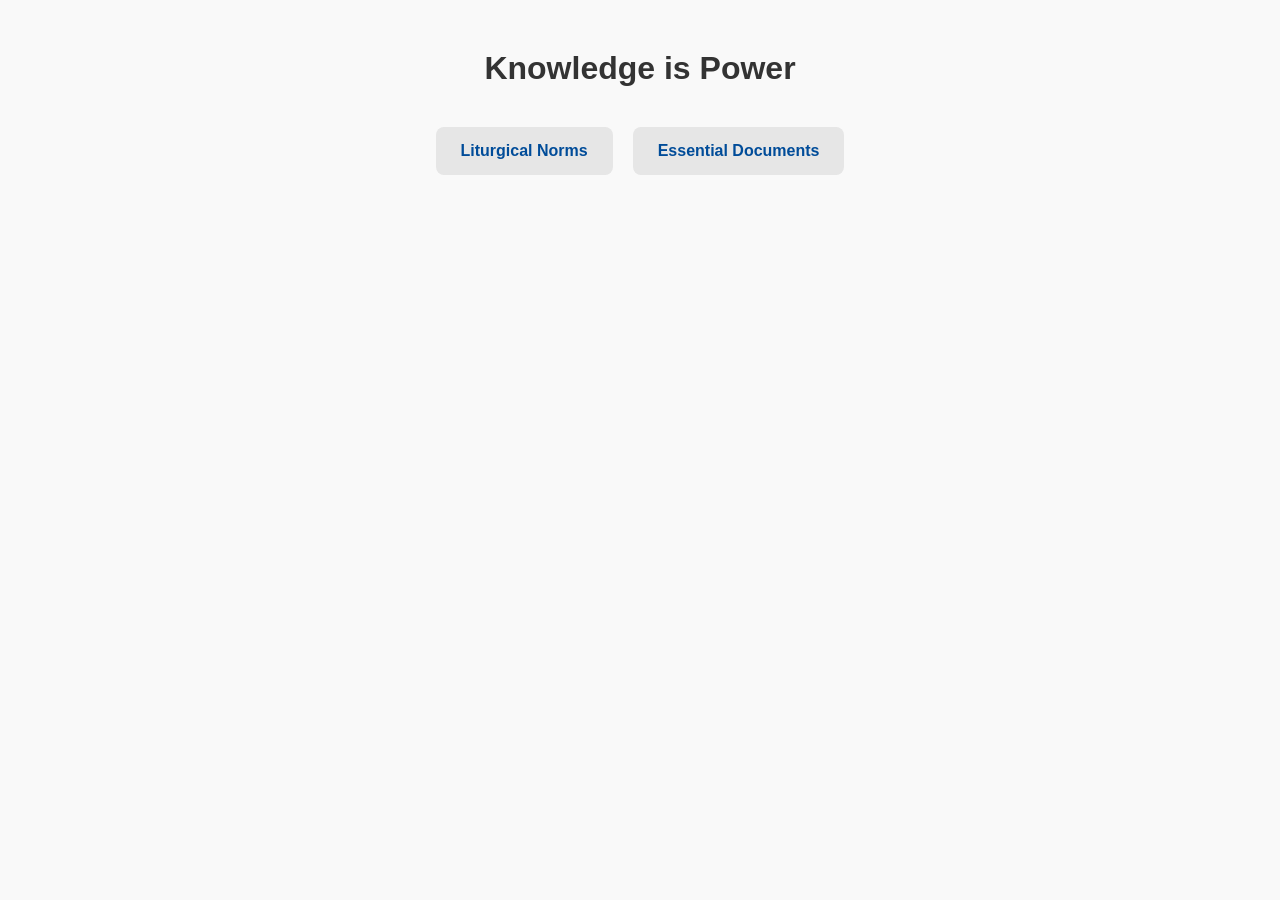
<file: index.html>
<!DOCTYPE html>
<html lang="en">
<head>
  <!-- Google tag (gtag.js) -->
<script async src="https://www.googletagmanager.com/gtag/js?id=G-8XP4CQ8BYZ"></script>
<script>
  window.dataLayer = window.dataLayer || [];
  function gtag(){dataLayer.push(arguments);}
  gtag('js', new Date());

  gtag('config', 'G-8XP4CQ8BYZ');
</script>
  <meta charset="UTF-8">
  <title>Knowledge is Power</title>
  <style>
    body {
      font-family: Arial, sans-serif;
      background-color: #f9f9f9;
      margin: 50px;
      text-align: center;
    }
    h1 {
      color: #333;
      margin-bottom: 40px;
    }
    .main-menu {
      display: flex;
      justify-content: center;
      gap: 20px;
    }
    .menu {
      position: relative;
      background-color: #e6e6e6;
      padding: 15px 25px;
      border-radius: 8px;
      cursor: pointer;
      font-weight: bold;
      color: #004c99;
    }
    .submenu {
      display: none;
      position: absolute;
      top: 100%;
      left: 0;
      background-color: #ffffff;
      border: 1px solid #ccc;
      border-radius: 5px;
      min-width: 200px;
      text-align: left;
      padding: 10px;
      z-index: 100;
    }
    .submenu a {
      display: block;
      padding: 8px;
      text-decoration: none;
      color: #0066cc;
      font-size: 15px;
    }
    .submenu a:hover {
      background-color: #f0f0f0;
    }
    .menu:hover .submenu {
      display: block;
    }
  </style>
</head>
<body>
  <h1>Knowledge is Power</h1>
  <div class="main-menu">
    <!-- Liturgical Norms Menu -->
    <div class="menu">
      Liturgical Norms
      <div class="submenu">
        <a href="Liturgicalnorms.html">Essential Norms</a>
        <a href="flashcards.html">Flashcards</a>
        <a href="allflashcards.html">All Questions</a>
      </div>
    </div>

    <!-- Essential Documents Menu -->
    <div class="menu">
      Essential Documents
      <div class="submenu">
        <!-- Add submenu links here later -->
      </div>
    </div>
  </div>
</body>
</html>
</file>
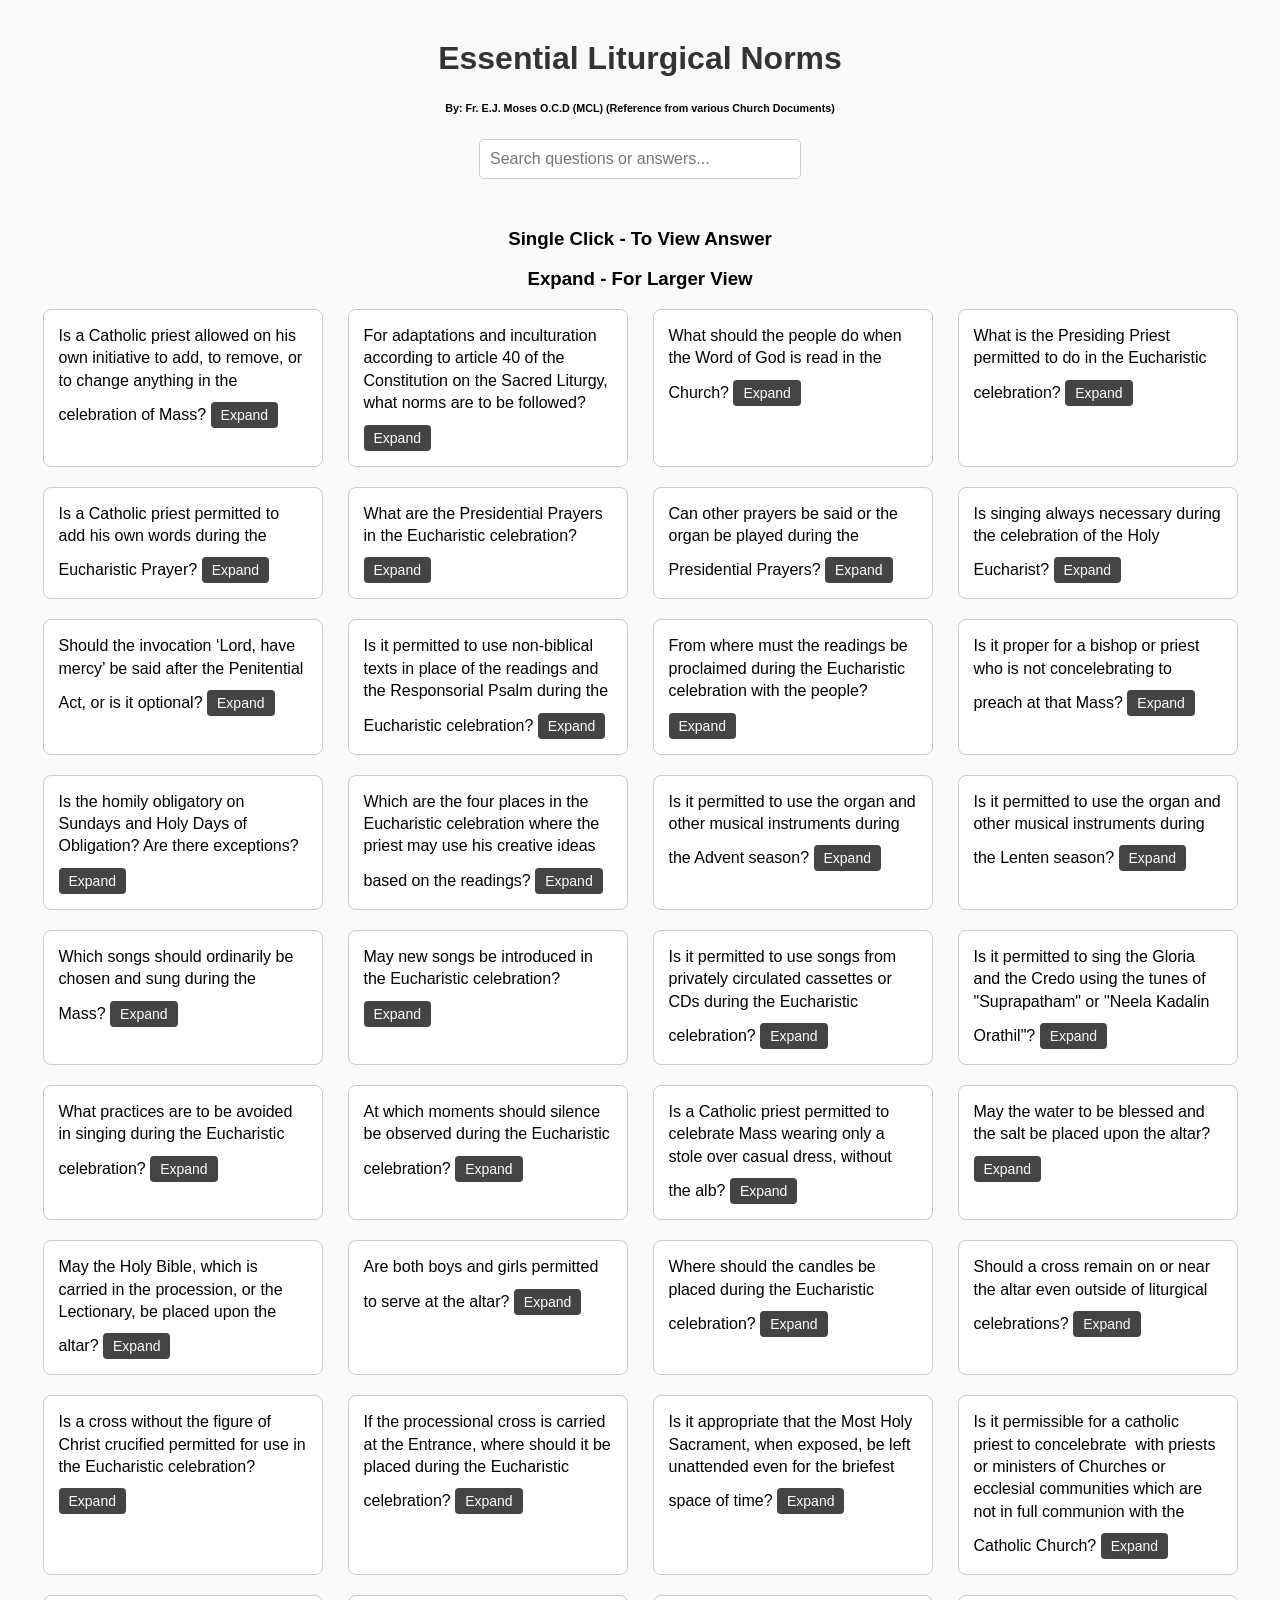
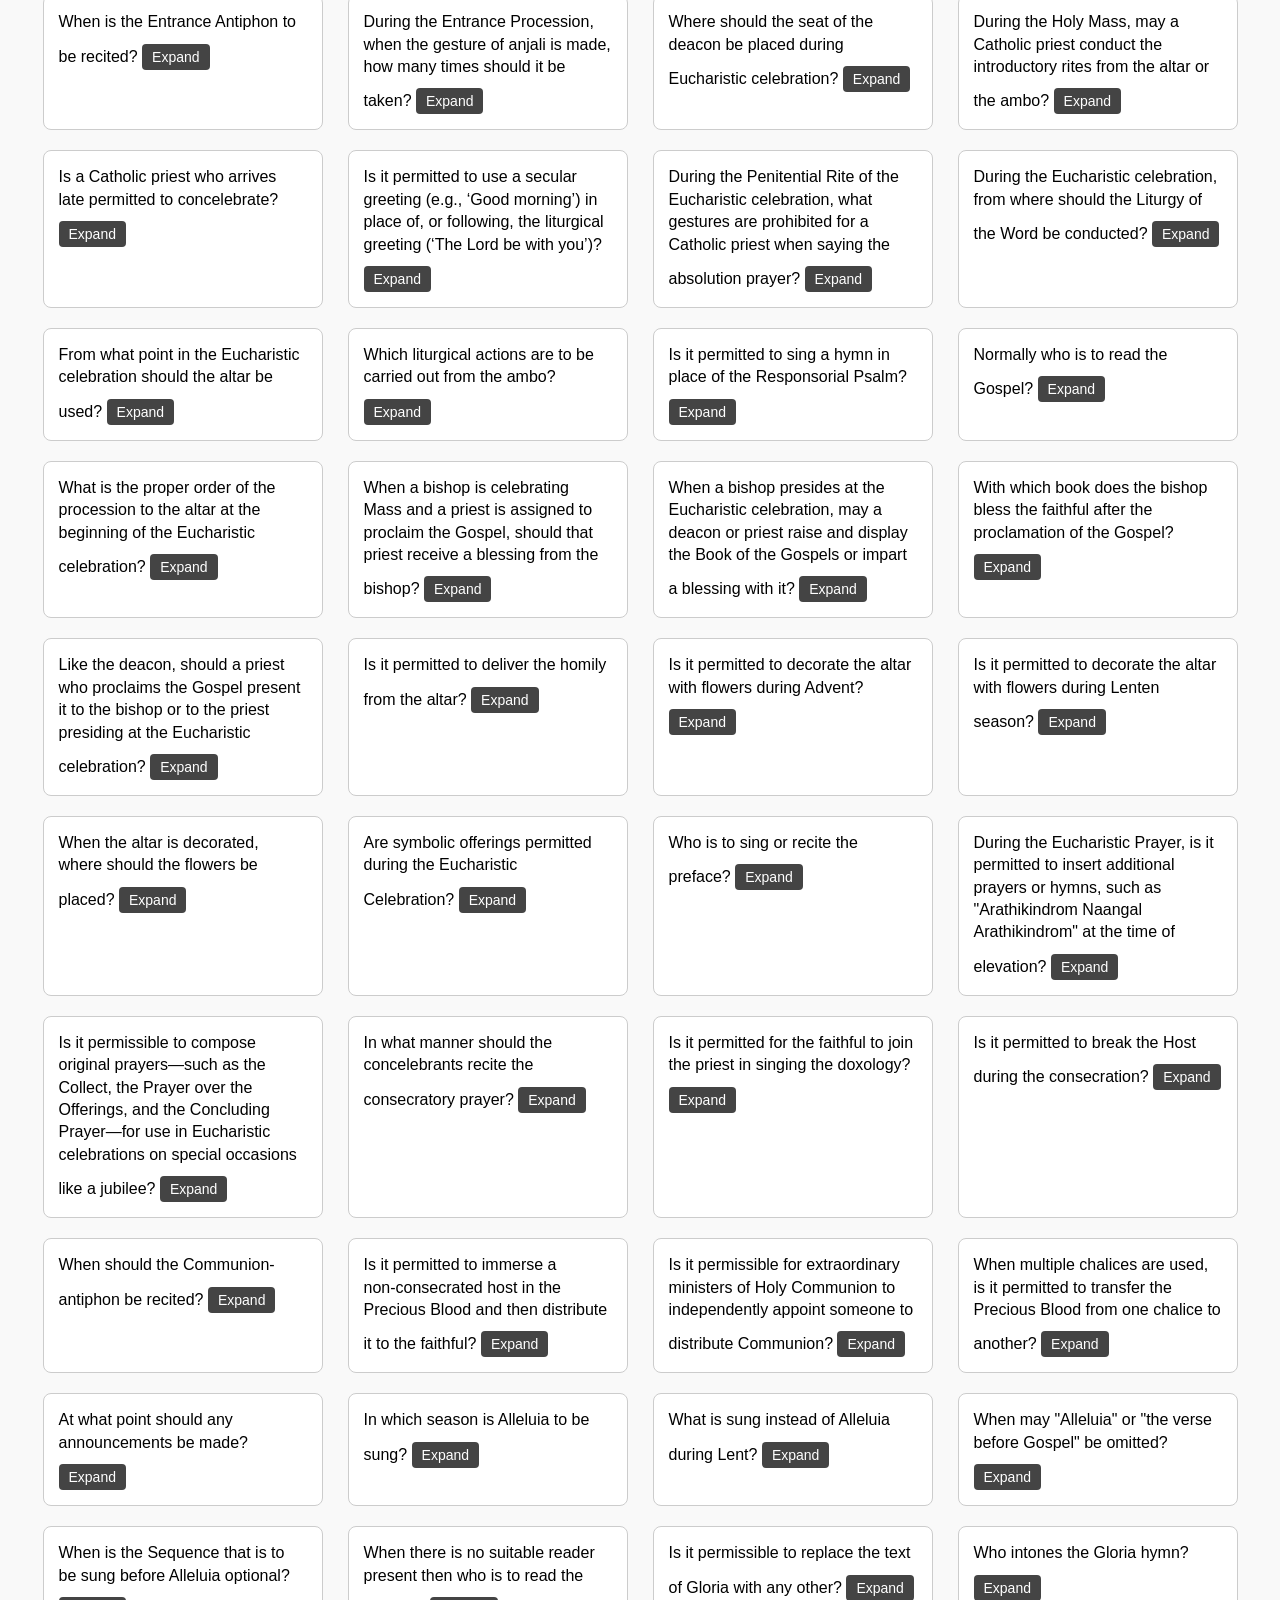
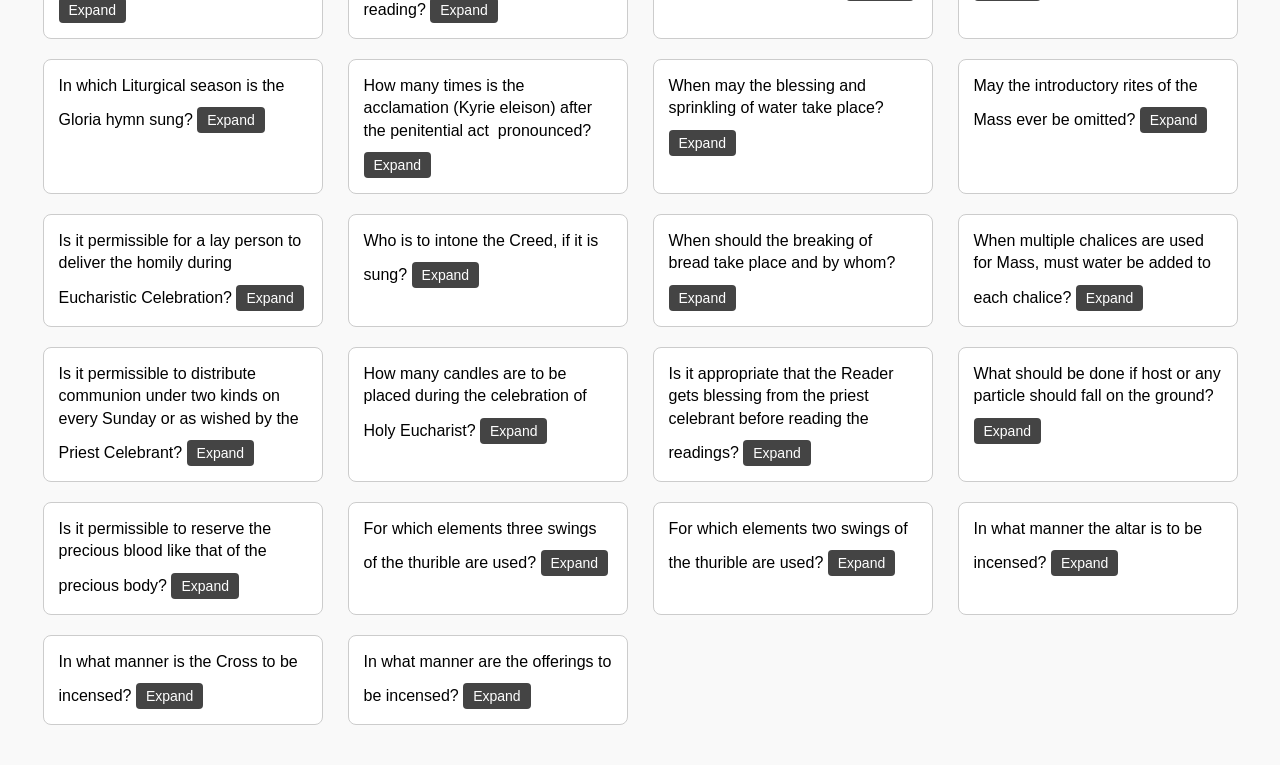
<file: allflashcards.html>
<!DOCTYPE html>
<html lang="en">
<head>
  <!-- Google tag (gtag.js) -->
<script async src="https://www.googletagmanager.com/gtag/js?id=G-8XP4CQ8BYZ"></script>
<script>
  window.dataLayer = window.dataLayer || [];
  function gtag(){dataLayer.push(arguments);}
  gtag('js', new Date());

  gtag('config', 'G-8XP4CQ8BYZ');
</script>
  <meta charset="UTF-8">
  <title>All Flashcards</title>
  <style>
    body {
      font-family: Arial, sans-serif;
      background-color: #f9f9f9;
      text-align: center;
      margin: 40px;
    }
    h1 {
      color: #333;
      margin-bottom: 20px;
    }
    #searchBar {
      width: 300px;
      padding: 10px;
      font-size: 16px;
      margin-bottom: 30px;
      border: 1px solid #ccc;
      border-radius: 5px;
    }
    .flashcard-container {
      display: grid;
      grid-template-columns: repeat(auto-fill, minmax(280px, 1fr));
      gap: 20px;
      justify-items: center;
    }
    .flashcard {
      width: 280px;
      cursor: pointer;
      border: 1px solid #ccc;
      border-radius: 8px;
      background: #fff;
      padding: 15px;
      box-sizing: border-box;
      text-align: left;
    }
    .card-front, .card-back {
      font-size: 16px;
      line-height: 1.4;
      white-space: normal;
      word-break: break-word;
    }
    .card-back {
      display: none; /* hidden until flipped */
      background: #0066cc;
      color: #fff;
      border-radius: 8px;
      padding: 10px;
      margin-top: 10px;
    }
    .flashcard.flipped .card-front {
      display: none;
    }
    .flashcard.flipped .card-back {
      display: block;
    }
    .expand-btn {
      display: inline-block;
      margin-top: 10px;
      padding: 5px 10px;
      font-size: 14px;
      background-color: #444;
      color: #fff;
      border: none;
      border-radius: 4px;
      cursor: pointer;
    }
    .expand-btn:hover {
      background-color: #222;
    }
    /* Modal for maximize view */
    .modal {
      display: none;
      position: fixed;
      z-index: 200;
      left: 0;
      top: 0;
      width: 100%;
      height: 100%;
      overflow: auto;
      background-color: rgba(0,0,0,0.7);
    }
    .modal-content {
      background-color: #fff;
      margin: 10% auto;
      padding: 20px;
      border-radius: 8px;
      width: 60%;
      max-height: 70%;
      overflow-y: auto;
      text-align: left;
      font-size: 18px;
      line-height: 1.6;
      white-space: pre-wrap;
    }
    .close {
      color: #aaa;
      float: right;
      font-size: 28px;
      font-weight: bold;
      cursor: pointer;
    }
    .close:hover {
      color: #000;
    }
  </style>
</head>
<body>
  <h1>Essential Liturgical Norms</h1>
  <h6>By: Fr. E.J. Moses O.C.D (MCL) (Reference from various Church Documents)</h6>
  <input type="text" id="searchBar" placeholder="Search questions or answers...">
  <h3>Single Click - To View Answer</h3>
  <h3>Expand - For Larger View</h3>
  
  <div class="flashcard-container" id="flashcardContainer"></div>
 
  <!-- Modal for maximize view -->
  <div id="flashcardModal" class="modal">
    <div class="modal-content">
      <span class="close" id="closeModal">&times;</span>
      <div id="modalText"></div>
    </div>
  </div>

  <script>
    fetch('Liturgicalnorms.html')
      .then(response => response.text())
      .then(html => {
        const parser = new DOMParser();
        const doc = parser.parseFromString(html, 'text/html');
        const table = doc.querySelector('#qaTable');
        const rows = table ? table.querySelectorAll('tr') : [];

        const container = document.getElementById('flashcardContainer');

        if (rows.length === 0) {
          container.innerText = "No questions found. Check that Liturgicalnorms.html has a table with id='qaTable'.";
          return;
        }

        rows.forEach(row => {
          const cells = row.querySelectorAll('td');
          if (cells.length >= 2) {
            const question = cells[0].innerText.trim();
            const answer = cells[1].innerText.trim();

            const card = document.createElement('div');
            card.className = 'flashcard';
            card.innerHTML = `
              <div class="card-front">
                ${question}
                <button class="expand-btn">Expand</button>
              </div>
              <div class="card-back">
                ${answer}
                <button class="expand-btn">Expand</button>
              </div>
            `;
            // Flip on tap
            card.addEventListener('click', (e) => {
              if (!e.target.classList.contains('expand-btn')) {
                card.classList.toggle('flipped');
              }
            });
            // Expand button opens modal
            card.querySelectorAll('.expand-btn').forEach(btn => {
              btn.addEventListener('click', (e) => {
                e.stopPropagation();
                document.getElementById('modalText').innerText =
                  "Q: " + question + "\n\nA: " + answer;
                document.getElementById('flashcardModal').style.display = 'block';
              });
            });
            container.appendChild(card);
          }
        });

        // Search functionality
        const searchBar = document.getElementById('searchBar');
        searchBar.addEventListener('input', () => {
          const query = searchBar.value.toLowerCase();
          const cards = container.querySelectorAll('.flashcard');
          cards.forEach(card => {
            const front = card.querySelector('.card-front').innerText.toLowerCase();
            const back = card.querySelector('.card-back').innerText.toLowerCase();
            card.style.display = (front.includes(query) || back.includes(query)) ? 'block' : 'none';
          });
        });

        // Modal close
        document.getElementById('closeModal').onclick = () => {
          document.getElementById('flashcardModal').style.display = 'none';
        };
        window.onclick = (event) => {
          if (event.target === document.getElementById('flashcardModal')) {
            document.getElementById('flashcardModal').style.display = 'none';
          }
        };
      })
      .catch(err => {
        document.getElementById('flashcardContainer').innerText =
          'Error loading flashcards. Make sure Liturgicalnorms.html is accessible.';
        console.error(err);
      });
  </script>
</body>
</html>
</file>
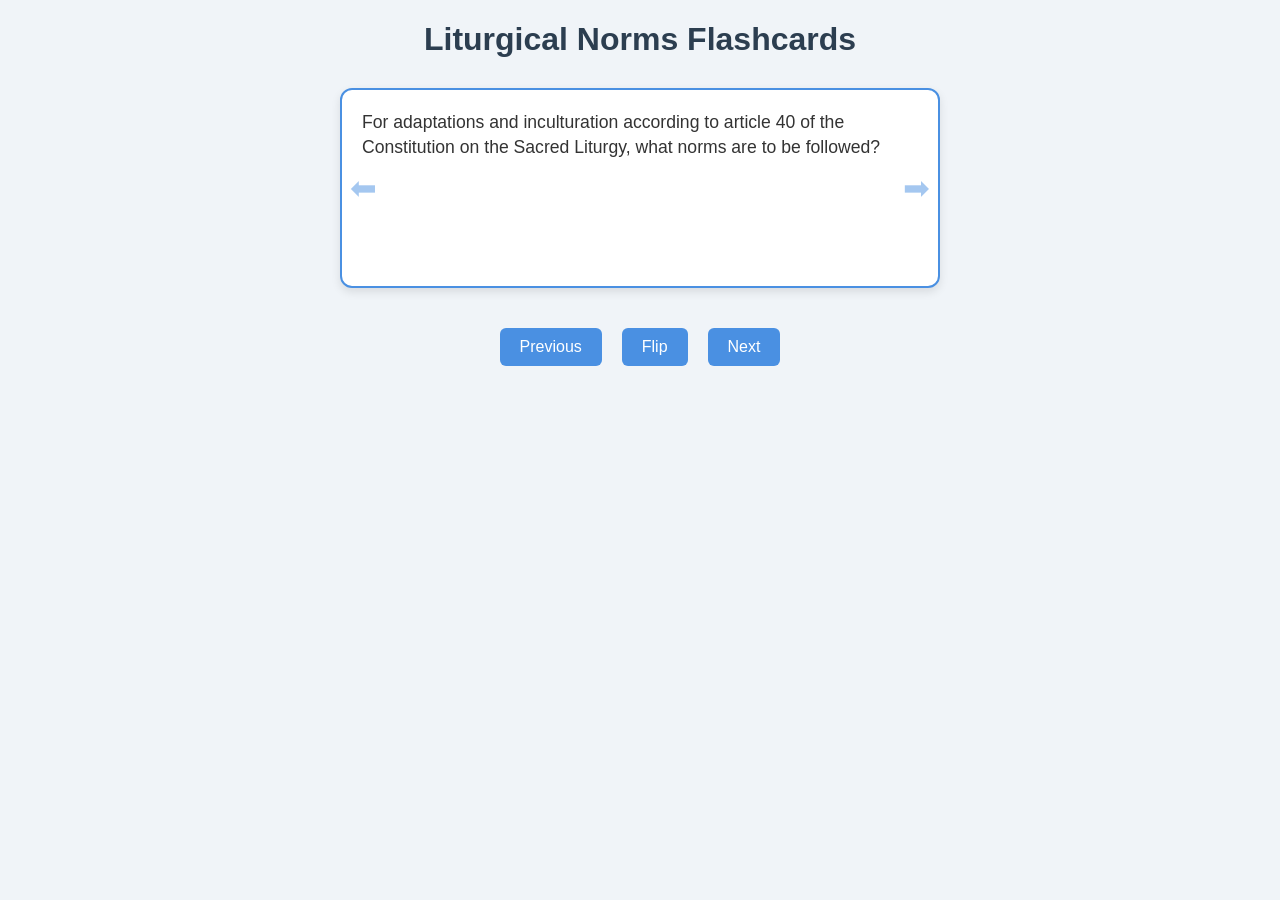
<file: flashcards.html>
<!DOCTYPE html>
<html lang="en">
<head>
  <!-- Google tag (gtag.js) -->
<script async src="https://www.googletagmanager.com/gtag/js?id=G-8XP4CQ8BYZ"></script>
<script>
  window.dataLayer = window.dataLayer || [];
  function gtag(){dataLayer.push(arguments);}
  gtag('js', new Date());

  gtag('config', 'G-8XP4CQ8BYZ');
</script>
  <meta charset="UTF-8">
  <title>Liturgical Norms Flashcards</title>
  <link rel="stylesheet" href="flashcards.css">
</head>
<body>
  <h1>Liturgical Norms Flashcards</h1>

  <!-- Flashcard container -->
  <div id="flashcard">
  <div class="card-inner">
    <div class="card-front"></div>
    <div class="card-back"></div>
  </div>
  <!-- Swipe hints -->
  <div class="swipe-hint swipe-left">⬅</div>
  <div class="swipe-hint swipe-right">➡</div>
</div>


  <!-- Navigation buttons -->
  <div id="controls">
    <button id="prev">Previous</button>
    <button id="flip">Flip</button>
    <button id="next">Next</button>
  </div>

  <script src="flashcards.js"></script>
</body>
</html>
</file>
<file: flashcards.css>
body {
  font-family: Arial, sans-serif;
  background: #f0f4f8;
  text-align: center;
  margin: 20px;
}

h1 {
  color: #2c3e50;
}

/* Flashcard wrapper */
#flashcard {
  width: 90%;
  max-width: 600px;
  margin: 30px auto;
  perspective: 1000px;
}

/* Inner card with flip animation */
.card-inner {
  position: relative;
  width: 100%;
  min-height: 200px;          /* ensures space for content */
  transition: transform 0.6s;
  transform-style: preserve-3d;
}

.card-inner.flipped {
  transform: rotateY(180deg);
}

.card-front, .card-back {
  position: absolute;
  top: 0;
  left: 0;
  width: 100%;
  min-height: 200px;
  backface-visibility: hidden;
  background: #ffffff;
  border: 2px solid #4a90e2;
  border-radius: 12px;
  padding: 20px;
  box-shadow: 0 4px 10px rgba(0,0,0,0.1);
  font-size: 1.1em;
  line-height: 1.4em;
  text-align: left;
  color: #333333;
  box-sizing: border-box;
}

.card-back {
  transform: rotateY(180deg);
  background: #eaf3fc;
}

/* Controls always below the card */
#controls {
  margin-top: 25px;
  display: flex;
  justify-content: center;
  flex-wrap: wrap;
}

button {
  margin: 10px;
  padding: 10px 20px;
  border: none;
  background: #4a90e2;
  color: #fff;
  border-radius: 6px;
  cursor: pointer;
  font-size: 1em;
}

button:hover {
  background: #357ab8;
}

/* Responsive scaling */
@media (max-width: 600px) {
  #flashcard {
    width: 95%;
  }
  .card-front, .card-back {
    font-size: 1em;
    padding: 15px;
  }
  button {
    flex: 1 1 auto;
    min-width: 80px;
  }
}

/* Swipe hint arrows */
.swipe-hint {
  position: absolute;
  top: 50%;
  font-size: 2em;
  color: rgba(74, 144, 226, 0.5); /* semi-transparent blue */
  transform: translateY(-50%);
  pointer-events: none; /* don’t block clicks/touches */
  animation: pulse 2s infinite;
}

.swipe-left {
  left: 10px;
}

.swipe-right {
  right: 10px;
}

@keyframes pulse {
  0% { opacity: 0.3; }
  50% { opacity: 0.8; }
  100% { opacity: 0.3; }
}
</file>
